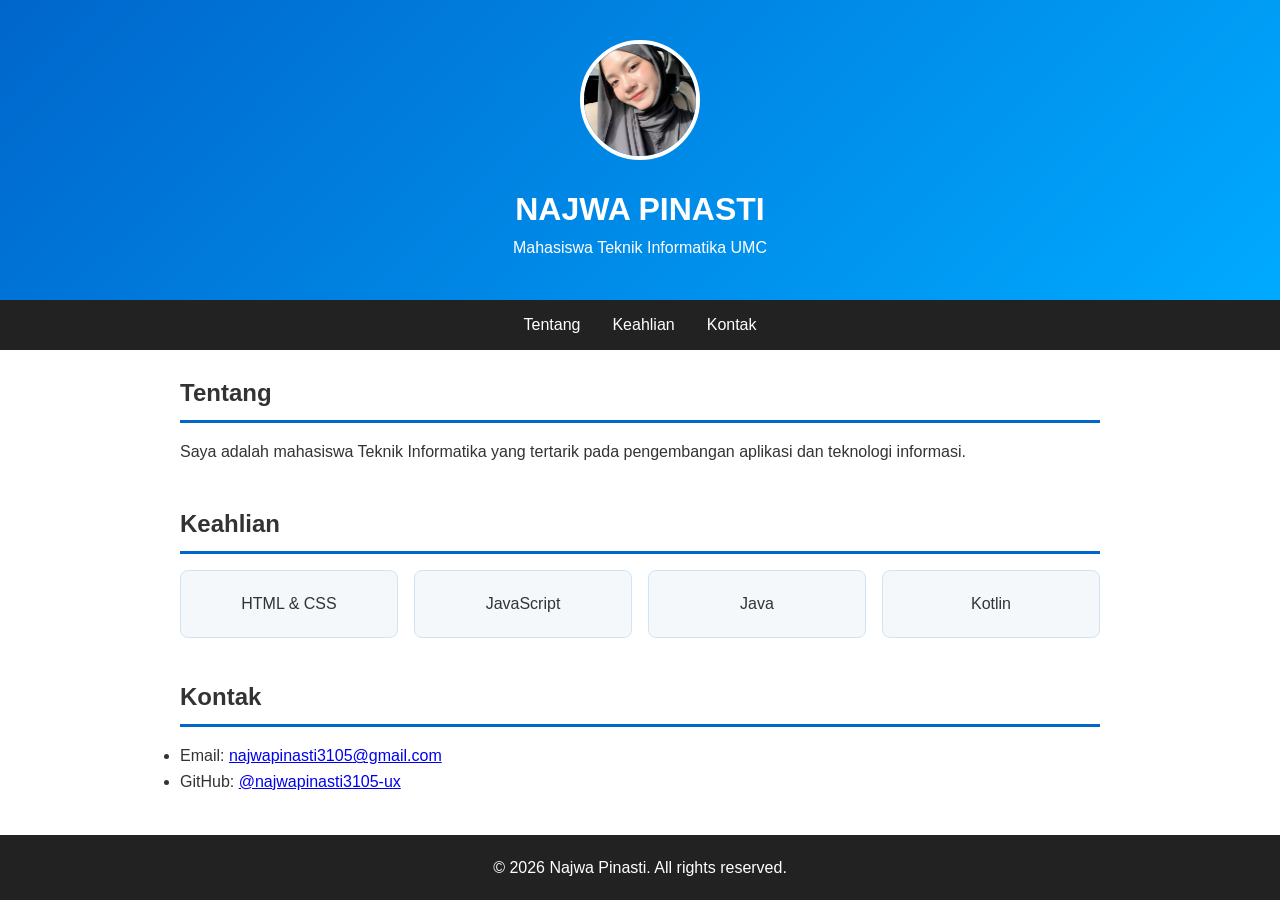
<file: Lpk-2a/index.html>
<!DOCTYPE html>
<html lang="id">
<head>
    <meta charset="UTF-8">
    <meta name="viewport" content="width=device-width, initial-scale=1.0">
    <title>Profil - Najwa Pinasti</title>
    <link rel="stylesheet" href="style.css">
</head>
<body>

    <header>
        <img src="assets/foto.jpg" alt="Foto Profil Najwa Pinasti" class="foto">
        <h1>NAJWA PINASTI</h1>
        <p>Mahasiswa Teknik Informatika UMC</p>
    </header>

    <nav>
        <a href="#tentang">Tentang</a>
        <a href="#keahlian">Keahlian</a>
        <a href="#kontak">Kontak</a>
    </nav>

    <main>
        <section id="tentang">
            <h2>Tentang</h2>
            <p>Saya adalah mahasiswa Teknik Informatika yang tertarik pada pengembangan aplikasi dan teknologi informasi.</p>
        </section>

        <section id="keahlian">
            <h2>Keahlian</h2>
            <div class="cards">
                <div class="card">HTML & CSS</div>
                <div class="card">JavaScript</div>
                <div class="card">Java</div>
                <div class="card">Kotlin</div>
            </div>
        </section>

        <section id="kontak">
            <h2>Kontak</h2>
            <ul>
                <li>Email:
                    <a href="mailto:najwapinasti3105@gmail.com">
                        najwapinasti3105@gmail.com
                    </a>
                </li>
                <li>GitHub:
                    <a href="https://github.com/najwapinasti3105-ux" target="_blank">
                        @najwapinasti3105-ux
                    </a>
                </li>
            </ul>
        </section>
    </main>

    <footer>
        <p>&copy; 2026 Najwa Pinasti. All rights reserved.</p>
    </footer>

</body>
</html>
</file>
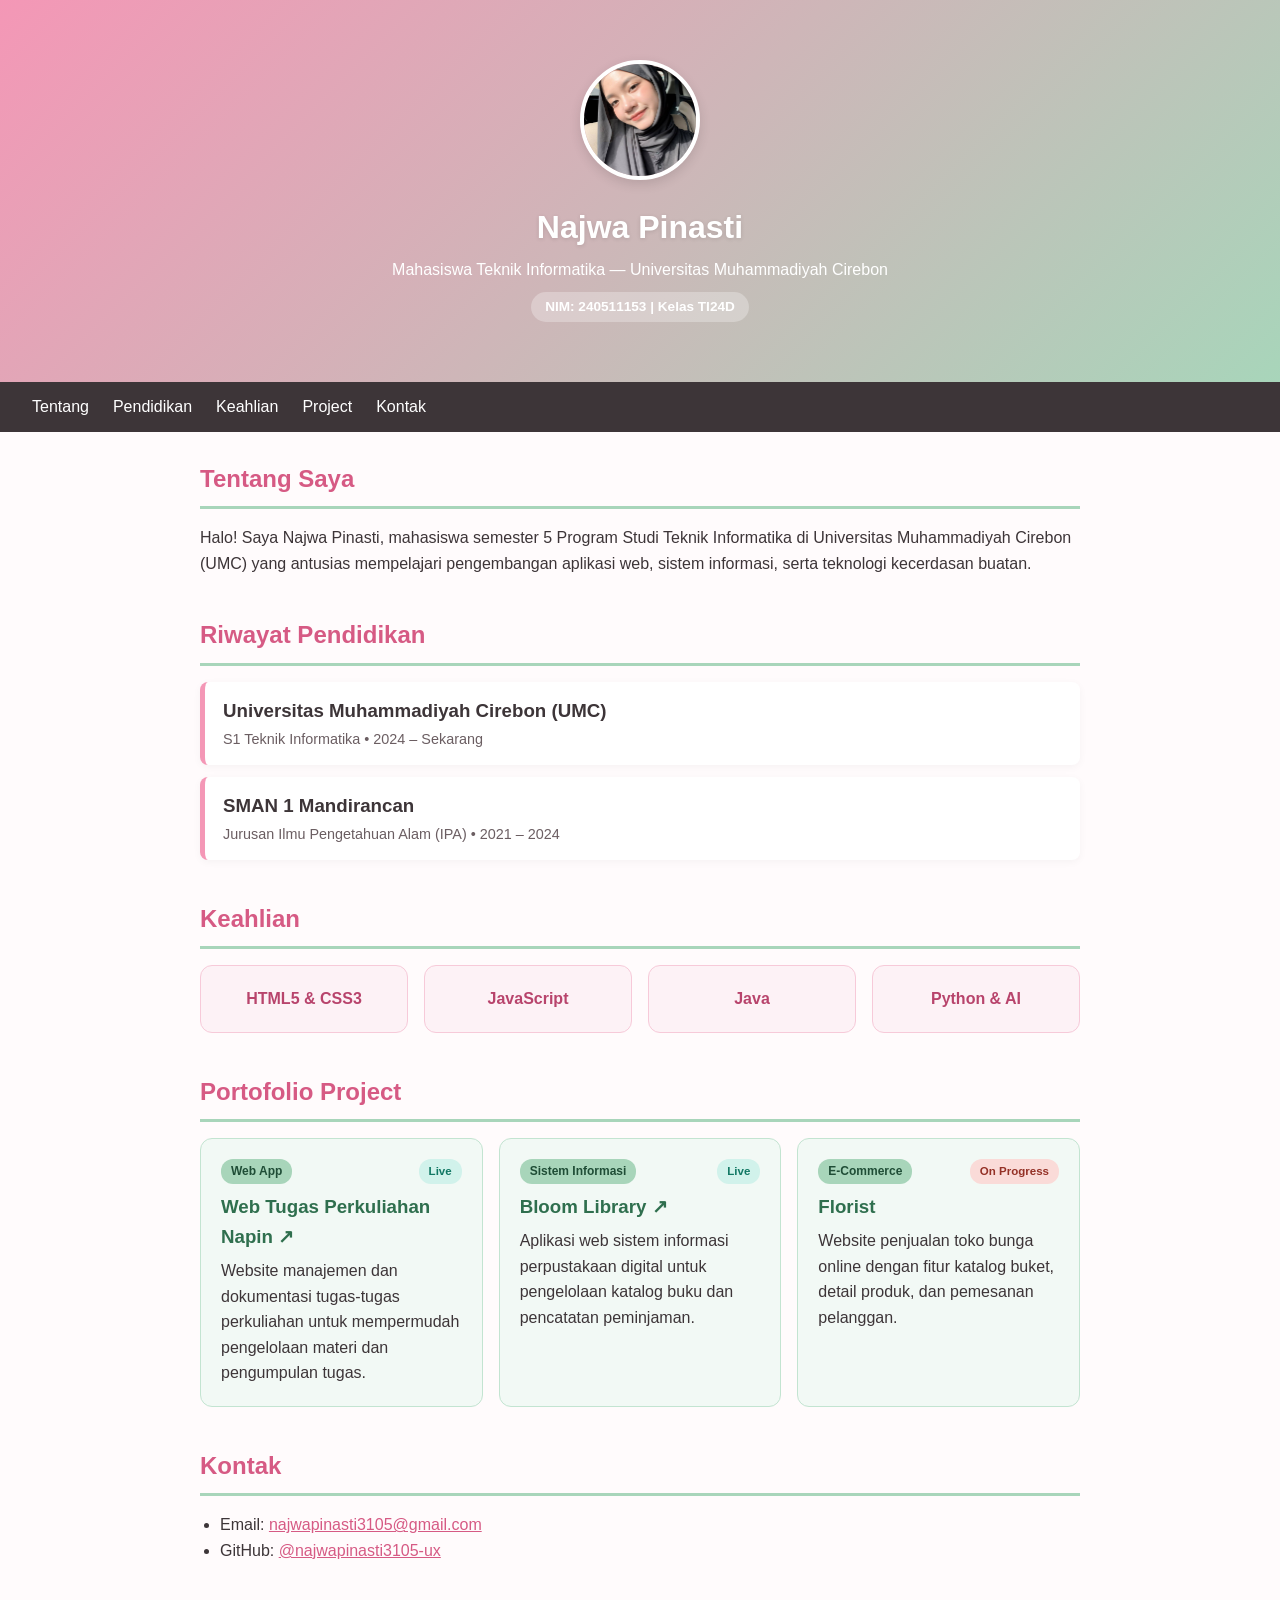
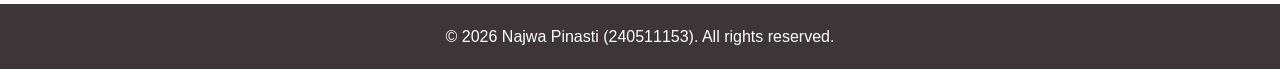
<file: lpk-2b/index.html>
<!DOCTYPE html>
<html lang="id">
<head>
    <meta charset="UTF-8">
    <meta name="viewport" content="width=device-width, initial-scale=1.0">
    <title>Portofolio Najwa Pinasti</title>
    <link rel="stylesheet" href="style.css">
</head>
<body>
    <header>
        <img src="assets/foto.jpg" alt="Foto Profil Najwa Pinasti" class="foto">
        <h1>Najwa Pinasti</h1>
        <p>Mahasiswa Teknik Informatika — Universitas Muhammadiyah Cirebon</p>
        <span class="badge-nim">NIM: 240511153 | Kelas TI24D</span>
    </header>

    <nav>
        <a href="#tentang">Tentang</a>
        <a href="#pendidikan">Pendidikan</a>
        <a href="#keahlian">Keahlian</a>
        <a href="#project">Project</a>
        <a href="#kontak">Kontak</a>
    </nav>

    <main>
        <section id="tentang">
            <h2>Tentang Saya</h2>
            <p>Halo! Saya Najwa Pinasti, mahasiswa semester 5 Program Studi Teknik Informatika di Universitas Muhammadiyah Cirebon (UMC) yang antusias mempelajari pengembangan aplikasi web, sistem informasi, serta teknologi kecerdasan buatan.</p>
        </section>

        <section id="pendidikan">
            <h2>Riwayat Pendidikan</h2>
            <div class="edu-list">
                <div class="edu-item">
                    <h3><a href="https://umc.ac.id/" target="_blank">Universitas Muhammadiyah Cirebon (UMC)</a></h3>
                    <p class="edu-sub">S1 Teknik Informatika • 2024 – Sekarang</p>
                </div>
                <div class="edu-item">
                    <h3>SMAN 1 Mandirancan</h3>
                    <p class="edu-sub">Jurusan Ilmu Pengetahuan Alam (IPA) • 2021 – 2024</p>
                </div>
            </div>
        </section>

        <section id="keahlian">
            <h2>Keahlian</h2>
            <div class="cards">
                <div class="card">HTML5 & CSS3</div>
                <div class="card">JavaScript</div>
                <div class="card">Java</div>
                <div class="card">Python & AI</div>
            </div>
        </section>

        <section id="project">
            <h2>Portofolio Project</h2>
            <div class="project-grid">
                <a href="https://web-tugas-perkuliahan-napin.vercel.app/" target="_blank" class="project-card project-link">
                    <div class="project-tags">
                        <span class="tag">Web App</span>
                        <span class="status status-live">Live</span>
                    </div>
                    <h3>Web Tugas Perkuliahan Napin ↗</h3>
                    <p>Website manajemen dan dokumentasi tugas-tugas perkuliahan untuk mempermudah pengelolaan materi dan pengumpulan tugas.</p>
                </a>

                <a href="https://najwapinasti3105-ux.github.io/web-perpustakaan/" target="_blank" class="project-card project-link">
                    <div class="project-tags">
                        <span class="tag">Sistem Informasi</span>
                        <span class="status status-live">Live</span>
                    </div>
                    <h3>Bloom Library ↗</h3>
                    <p>Aplikasi web sistem informasi perpustakaan digital untuk pengelolaan katalog buku dan pencatatan peminjaman.</p>
                </a>

                <div class="project-card">
                    <div class="project-tags">
                        <span class="tag">E-Commerce</span>
                        <span class="status status-progress">On Progress</span>
                    </div>
                    <h3>Florist</h3>
                    <p>Website penjualan toko bunga online dengan fitur katalog buket, detail produk, dan pemesanan pelanggan.</p>
                </div>
            </div>
        </section>

        <section id="kontak">
            <h2>Kontak</h2>
            <ul class="contact-list">
                <li>Email: <a href="mailto:najwapinasti3105@gmail.com">najwapinasti3105@gmail.com</a></li>
                <li>GitHub: <a href="https://github.com/najwapinasti3105-ux" target="_blank">@najwapinasti3105-ux</a></li>
            </ul>
        </section>
    </main>

    <footer>
        <p>&copy; 2026 Najwa Pinasti (240511153). All rights reserved.</p>
    </footer>
</body>
</html>
</file>
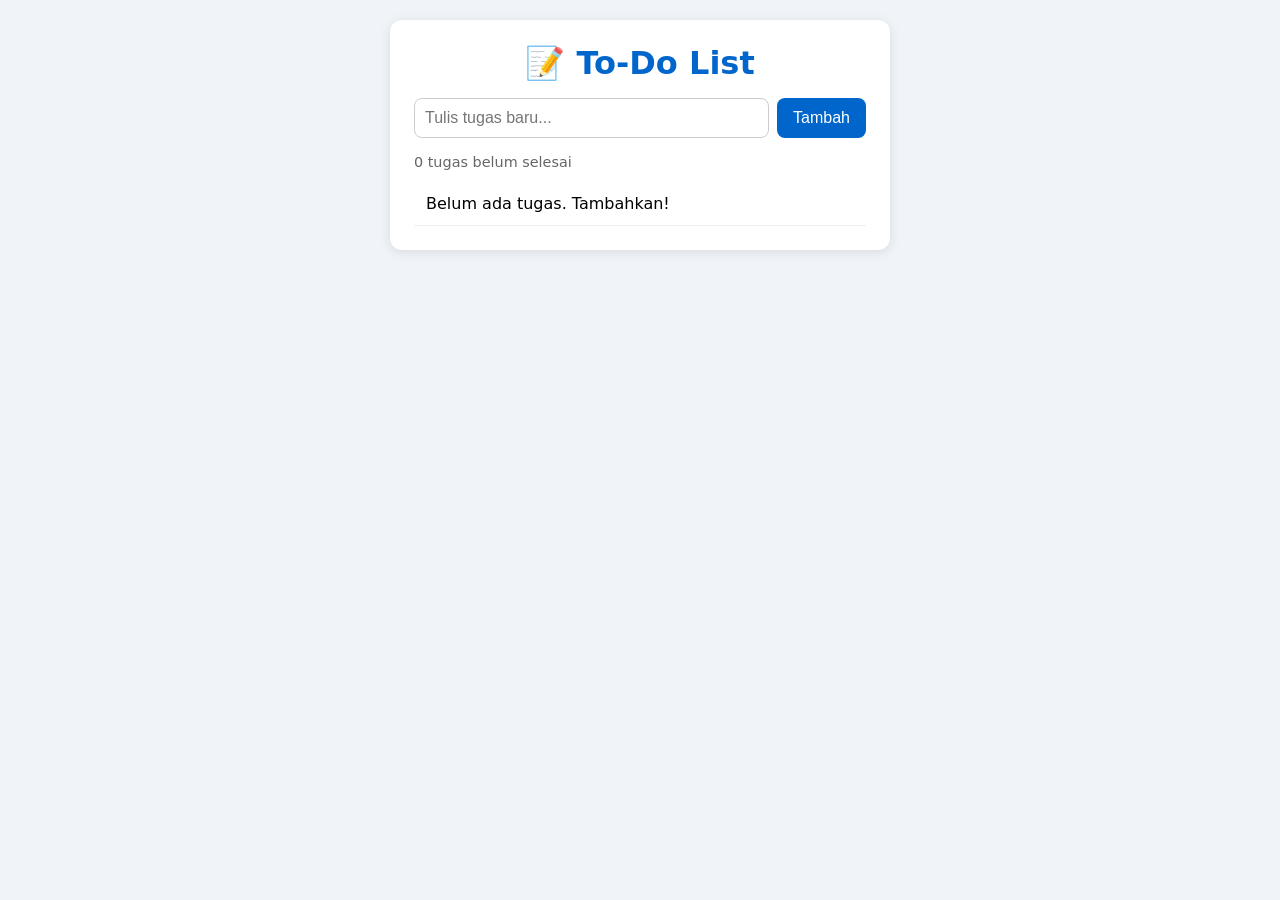
<file: lpk-3a/index.html>
<!DOCTYPE html>
<html lang="id">
<head>
    <meta charset="UTF-8">
    <meta name="viewport" content="width=device-width, initial-scale=1.0">
    <title>To-Do List</title>
    <link rel="stylesheet" href="style.css">
</head>
<body>
    <div class="app">
        <h1>📝 To-Do List</h1>

        <form id="form-todo">
            <input type="text" id="input-todo" placeholder="Tulis tugas baru..." required>
            <button type="submit">Tambah</button>
        </form>

        <p id="stats">0 tugas belum selesai</p>

        <ul id="list-todo"></ul>
    </div>

    <script src="app.js"></script>
</body>
</html>
</file>
<file: Lpk-2a/style.css>
/* Reset CSS */
* {
    margin: 0;
    padding: 0;
    box-sizing: border-box;
}

/* Tampilan utama */
body {
    font-family: 'Segoe UI', Arial, sans-serif;
    color: #333;
    line-height: 1.6;
}

/* Header */
header {
    background: linear-gradient(135deg, #0066cc, #00aaff);
    color: white;
    padding: 40px 20px;
    text-align: center;
}

/* Foto profil */
.foto {
    width: 120px;
    height: 120px;
    border-radius: 50%;
    border: 4px solid white;
    object-fit: cover;
    margin-bottom: 16px;
}

/* Navigasi */
nav {
    background: #222;
    display: flex;
    justify-content: center;
    gap: 32px;
    padding: 12px;
}

nav a {
    color: white;
    text-decoration: none;
    font-weight: 500;
}

nav a:hover {
    color: #00aaff;
}

/* Konten utama */
main {
    max-width: 960px;
    margin: 24px auto;
    padding: 0 20px;
}

section {
    margin-bottom: 40px;
}

h2 {
    border-bottom: 3px solid #0066cc;
    padding-bottom: 8px;
    margin-bottom: 16px;
}

/* Cards keahlian */
.cards {
    display: grid;
    grid-template-columns: repeat(auto-fit, minmax(180px, 1fr));
    gap: 16px;
}

.card {
    background: #f4f8fb;
    padding: 20px;
    border-radius: 8px;
    text-align: center;
    border: 1px solid #d0e4f5;
    transition: transform 0.2s;
}

.card:hover {
    transform: translateY(-4px);
    box-shadow: 0 4px 12px rgba(0,0,0,0.1);
}

/* Footer */
footer {
    background: #222;
    color: white;
    text-align: center;
    padding: 20px;
    margin-top: 40px;
}
</file>
<file: lpk-2b/style.css>
* {
    margin: 0;
    padding: 0;
    box-sizing: border-box;
}

body {
    font-family: 'Segoe UI', Arial, sans-serif;
    background-color: #fffbfc;
    color: #3d3538;
    line-height: 1.6;
}

/* Header */
header {
    background: linear-gradient(135deg, #f497b6, #a8d5ba);
    color: #ffffff;
    padding: 40px 20px;
    text-align: center;
}

.foto {
    width: 120px;
    height: 120px;
    border-radius: 50%;
    border: 4px solid #ffffff;
    object-fit: cover;
    margin-bottom: 14px;
    box-shadow: 0 4px 12px rgba(0, 0, 0, 0.12);
}

header h1 {
    font-size: 2rem;
    margin-bottom: 4px;
    text-shadow: 0 1px 4px rgba(0, 0, 0, 0.12);
}

.badge-nim {
    display: inline-block;
    margin-top: 10px;
    background: rgba(255, 255, 255, 0.28);
    padding: 4px 14px;
    border-radius: 20px;
    font-size: 0.85rem;
    font-weight: 600;
}

/* Navigasi */
nav {
    background: #3d3538;
    display: flex;
    flex-wrap: wrap;
    justify-content: center;
    gap: 24px;
    padding: 12px 16px;
    position: sticky;
    top: 0;
    z-index: 10;
}

nav a {
    color: #ffffff;
    text-decoration: none;
    font-weight: 500;
    transition: color 0.2s;
}

nav a:hover {
    color: #f8b4cb;
}

/* Konten Utama */
main {
    max-width: 960px;
    margin: 28px auto;
    padding: 0 20px;
}

section {
    margin-bottom: 40px;
}

h2 {
    color: #d65a84;
    border-bottom: 3px solid #a8d5ba;
    padding-bottom: 8px;
    margin-bottom: 16px;
}

/* Pendidikan */
.edu-list {
    display: flex;
    flex-direction: column;
    gap: 12px;
}

.edu-item {
    background: #ffffff;
    border-left: 5px solid #f497b6;
    padding: 14px 18px;
    border-radius: 8px;
    box-shadow: 0 2px 8px rgba(0, 0, 0, 0.04);
}

.edu-item a {
    color: #3d3538;
    text-decoration: none;
}

.edu-item a:hover {
    color: #d65a84;
    text-decoration: underline;
}

.edu-sub {
    font-size: 0.9rem;
    color: #6b5e62;
    margin-top: 2px;
}

/* Cards Keahlian (Mobile-first: default 1 kolom) */
.cards {
    display: grid;
    grid-template-columns: 1fr;
    gap: 16px;
}

.card {
    background: #fdf2f6;
    padding: 20px;
    border-radius: 12px;
    text-align: center;
    font-weight: 600;
    color: #b8446c;
    border: 1.5px solid #f7cad9;
    transition: transform 0.2s, box-shadow 0.2s;
}

.card:hover {
    transform: translateY(-4px);
    box-shadow: 0 6px 14px rgba(244, 151, 182, 0.25);
}

/* Project Grid (Mobile-first: default 1 kolom) */
.project-grid {
    display: grid;
    grid-template-columns: 1fr;
    gap: 16px;
}

.project-card {
    background: #f2f9f5;
    border: 1.5px solid #c3e4d1;
    border-radius: 12px;
    padding: 20px;
    transition: transform 0.2s;
}

.project-card:hover {
    transform: translateY(-4px);
}

.project-card h3 {
    color: #2f6f4e;
    margin: 8px 0 6px;
}

.project-link {
    text-decoration: none;
    color: inherit;
    display: block;
    cursor: pointer;
}

.project-link:hover {
    box-shadow: 0 6px 16px rgba(168, 213, 186, 0.45);
}

.project-tags {
    display: flex;
    justify-content: space-between;
    align-items: center;
    gap: 8px;
}

.tag {
    display: inline-block;
    background: #a8d5ba;
    color: #1f4d36;
    font-size: 0.75rem;
    font-weight: 700;
    padding: 3px 10px;
    border-radius: 12px;
}

.status {
    font-size: 0.72rem;
    font-weight: 700;
    padding: 3px 10px;
    border-radius: 12px;
}

.status-live {
    background: #d1f2eb;
    color: #117864;
}

.status-local {
    background: #fdebd0;
    color: #9c640c;
}

.status-progress {
    background: #fadbd8;
    color: #943126;
}

/* Kontak */
.contact-list {
    padding-left: 20px;
}

.contact-list a {
    color: #d65a84;
    font-weight: 500;
}

/* Footer */
footer {
    background: #3d3538;
    color: #ffffff;
    text-align: center;
    padding: 20px;
    margin-top: 40px;
}

/* ===== MEDIA QUERIES ===== */
@media (min-width: 768px) {
    .cards {
        grid-template-columns: repeat(2, 1fr);
    }
    .project-grid {
        grid-template-columns: repeat(2, 1fr);
    }
    nav {
        justify-content: flex-start;
        padding-left: 32px;
    }
}

@media (min-width: 1024px) {
    .cards {
        grid-template-columns: repeat(4, 1fr);
    }
    .project-grid {
        grid-template-columns: repeat(3, 1fr);
    }
    main {
        padding: 0 40px;
    }
    header {
        padding: 60px 20px;
    }
}

@media (max-width: 480px) {
    header {
        padding: 24px 16px;
    }
    header h1 {
        font-size: 1.5rem;
    }
    nav {
        gap: 14px;
        font-size: 0.9rem;
    }
    .foto {
        width: 85px;
        height: 85px;
    }
}
</file>
<file: lpk-3a/style.css>
* {
    margin: 0;
    padding: 0;
    box-sizing: border-box;
}

body {
    font-family: system-ui, sans-serif;
    background: #f0f4f8;
    padding: 20px;
    min-height: 100vh;
}

.app {
    max-width: 500px;
    margin: 0 auto;
    background: white;
    padding: 24px;
    border-radius: 12px;
    box-shadow: 0 2px 12px rgba(0,0,0,0.1);
}

h1 {
    color: #0066cc;
    margin-bottom: 16px;
    text-align: center;
}

form {
    display: flex;
    gap: 8px;
    margin-bottom: 16px;
}

input[type="text"] {
    flex: 1;
    padding: 10px;
    border: 1px solid #ccc;
    border-radius: 8px;
    font-size: 1rem;
}

button {
    padding: 10px 16px;
    background: #0066cc;
    color: white;
    border: none;
    border-radius: 8px;
    cursor: pointer;
    font-size: 1rem;
}

button:hover {
    background: #004a99;
}

#stats {
    color: #666;
    font-size: 0.9rem;
    margin-bottom: 12px;
}

ul {
    list-style: none;
}

li {
    display: flex;
    align-items: center;
    gap: 12px;
    padding: 12px;
    border-bottom: 1px solid #eee;
}

li.selesai span.teks {
    text-decoration: line-through;
    color: #999;
}

li span.teks {
    flex: 1;
}

li .hapus {
    background: #e74c3c;
    padding: 6px 12px;
    font-size: 0.85rem;
}

li .hapus:hover {
    background: #c0392b;
}
</file>
